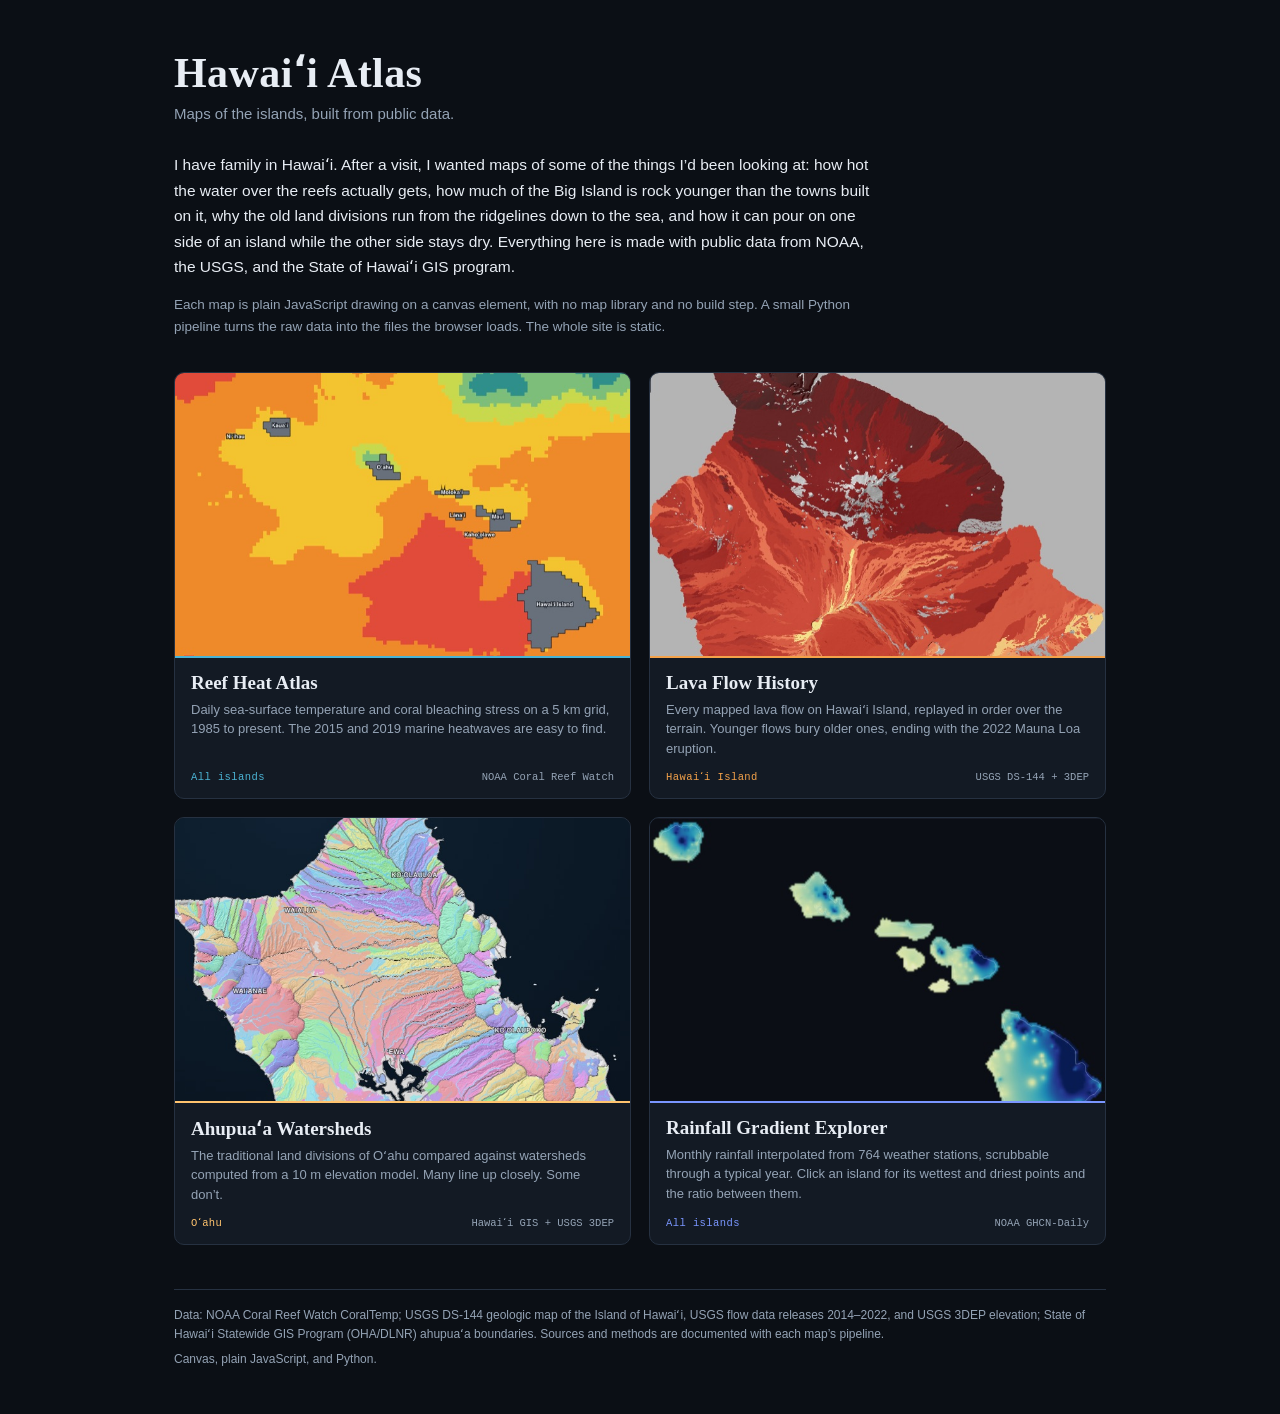
<file: index.html>
<!DOCTYPE html>
<html lang="en">
<head>
<meta charset="utf-8">
<meta name="viewport" content="width=device-width, initial-scale=1">
<title>Hawaiʻi Atlas</title>
<meta name="description" content="Interactive maps of the Hawaiian Islands built from public data: reef heat stress, lava flow history, and ahupuaʻa watersheds.">
<link rel="stylesheet" href="shared/atlas.css">
<style>
  body { overflow-y: auto; }
  .wrap { max-width: 980px; margin: 0 auto; padding: 48px 24px 40px; }

  .masthead h1 { font-size: 42px; margin: 0; }
  .masthead .tagline { color: var(--ink-dim); font-size: 15px; margin: 8px 0 0; }

  .story { margin: 30px 0 8px; max-width: 700px; }
  .story p { font-size: 15.5px; line-height: 1.65; color: var(--ink); margin: 0 0 14px; }
  .story .quiet { color: var(--ink-dim); font-size: 13.5px; }

  .cards {
    display: grid;
    grid-template-columns: repeat(2, minmax(0, 1fr));
    gap: 18px;
    margin-top: 34px;
  }
  .card {
    display: flex; flex-direction: column;
    background: var(--panel);
    border: 1px solid var(--line);
    border-radius: 10px;
    overflow: hidden;
    text-decoration: none;
    color: var(--ink);
    transition: transform 0.15s, border-color 0.15s;
  }
  .card:hover { transform: translateY(-3px); border-color: var(--card-accent, var(--accent)); }
  .card .thumb {
    aspect-ratio: 16 / 10;
    background: var(--bg-deep);
    border-bottom: 2px solid var(--card-accent, var(--line));
    overflow: hidden;
  }
  .card .thumb img { width: 100%; height: 100%; object-fit: cover; display: block; }
  .card .body { padding: 14px 16px 15px; display: flex; flex-direction: column; gap: 6px; flex: 1; }
  .card h2 { font-family: var(--serif); font-size: 19px; font-weight: 600; margin: 0; }
  .card .what { font-size: 13px; line-height: 1.5; color: var(--ink-dim); margin: 0; flex: 1; }
  .card .meta {
    display: flex; justify-content: space-between; align-items: baseline; gap: 10px;
    margin-top: 6px; font-family: var(--mono); font-size: 10.5px; color: var(--ink-dim);
  }
  .card .island { color: var(--card-accent, var(--accent)); letter-spacing: 0.04em; }

  .card.soon { opacity: 0.75; }
  .card.soon .thumb {
    display: flex; align-items: center; justify-content: center;
    background:
      radial-gradient(90% 130% at 15% 0%, rgba(122,150,255,0.28) 0%, transparent 55%),
      radial-gradient(110% 130% at 85% 100%, rgba(79,195,220,0.16) 0%, transparent 60%),
      var(--bg-deep);
    color: var(--ink-dim); font-family: var(--mono); font-size: 11px;
    letter-spacing: 0.14em; text-transform: uppercase;
  }

  footer { margin-top: 44px; border-top: 1px solid var(--line); padding-top: 16px; }
  footer p { color: var(--ink-dim); font-size: 12px; line-height: 1.6; margin: 0 0 6px; }
  footer a { color: var(--ink-dim); }
  footer a:hover { color: var(--accent); }

  @media (max-width: 640px) {
    .wrap { padding: 30px 18px 30px; }
    .masthead h1 { font-size: 32px; }
    .cards { grid-template-columns: 1fr; }
  }
</style>
</head>
<body>
<div class="wrap">
  <header class="masthead">
    <h1>Hawaiʻi Atlas</h1>
    <p class="tagline">Maps of the islands, built from public data.</p>
  </header>

  <section class="story">
    <p>
      I have family in Hawaiʻi. After a visit, I wanted maps of some of the
      things I&rsquo;d been looking at: how hot the water over the reefs
      actually gets, how much of the Big Island is rock younger than the towns
      built on it, why the old land divisions run from the ridgelines down to
      the sea, and how it can pour on one side of an island while the other
      side stays dry. Everything here is made with public data from NOAA, the
      USGS, and the State of Hawaiʻi GIS program.
    </p>
    <!-- Room for a personal line here (who you visited, which islands, a photo). -->
    <p class="quiet">
      Each map is plain JavaScript drawing on a canvas element, with no map
      library and no build step. A small Python pipeline turns the raw data
      into the files the browser loads. The whole site is static.
    </p>
  </section>

  <section class="cards">
    <a class="card" href="reef-heat-atlas/" style="--card-accent:#4bb3d4">
      <div class="thumb"><img src="shared/thumbs/reef.jpg" alt="Degree Heating Weeks around the Hawaiian Islands during the 2015 marine heatwave"></div>
      <div class="body">
        <h2>Reef Heat Atlas</h2>
        <p class="what">Daily sea-surface temperature and coral bleaching
          stress on a 5&nbsp;km grid, 1985 to present. The 2015 and 2019
          marine heatwaves are easy to find.</p>
        <div class="meta"><span class="island">All islands</span><span>NOAA Coral Reef Watch</span></div>
      </div>
    </a>

    <a class="card" href="lava-flow-history/" style="--card-accent:#f4a24a">
      <div class="thumb"><img src="shared/thumbs/lava.jpg" alt="Age-coloured lava flows of Hawaiʻi Island over a hillshade"></div>
      <div class="body">
        <h2>Lava Flow History</h2>
        <p class="what">Every mapped lava flow on Hawaiʻi Island, replayed
          in order over the terrain. Younger flows bury older ones, ending
          with the 2022 Mauna Loa eruption.</p>
        <div class="meta"><span class="island">Hawaiʻi Island</span><span>USGS DS-144 + 3DEP</span></div>
      </div>
    </a>

    <a class="card" href="ahupuaa-watersheds/" style="--card-accent:#ffc36e">
      <div class="thumb"><img src="shared/thumbs/ahupuaa.jpg" alt="Ahupuaʻa boundaries over computed watersheds and streams on Oʻahu"></div>
      <div class="body">
        <h2>Ahupuaʻa Watersheds</h2>
        <p class="what">The traditional land divisions of Oʻahu compared
          against watersheds computed from a 10&nbsp;m elevation model. Many
          line up closely. Some don&rsquo;t.</p>
        <div class="meta"><span class="island">Oʻahu</span><span>Hawaiʻi GIS + USGS 3DEP</span></div>
      </div>
    </a>

    <a class="card" href="rainfall-gradient/" style="--card-accent:#7a96ff">
      <div class="thumb"><img src="shared/thumbs/rainfall.jpg" alt="Interpolated March rainfall across the Hawaiian Islands"></div>
      <div class="body">
        <h2>Rainfall Gradient Explorer</h2>
        <p class="what">Monthly rainfall interpolated from 764 weather
          stations, scrubbable through a typical year. Click an island for its
          wettest and driest points and the ratio between them.</p>
        <div class="meta"><span class="island">All islands</span><span>NOAA GHCN-Daily</span></div>
      </div>
    </a>
  </section>

  <footer>
    <p>Data: NOAA Coral Reef Watch CoralTemp; USGS DS-144 geologic map of the
       Island of Hawaiʻi, USGS flow data releases 2014&ndash;2022, and USGS 3DEP
       elevation; State of Hawaiʻi Statewide GIS Program (OHA/DLNR) ahupuaʻa
       boundaries. Sources and methods are documented with each map&rsquo;s
       pipeline.</p>
    <p>Canvas, plain JavaScript, and Python.</p>
  </footer>
</div>
</body>
</html>
</file>
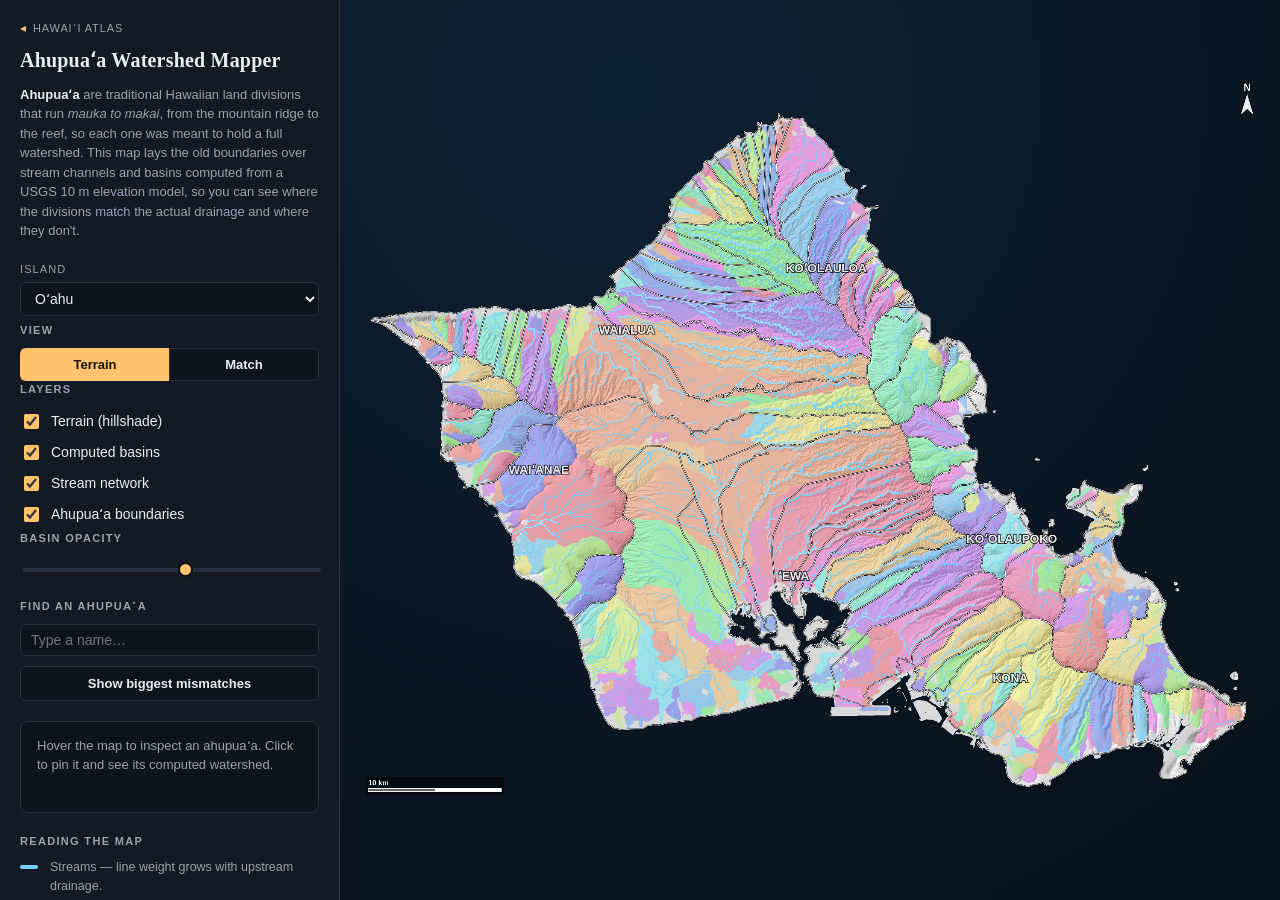
<file: ahupuaa-watersheds/index.html>
<!DOCTYPE html>
<html lang="en">
<head>
<meta charset="utf-8">
<meta name="viewport" content="width=device-width, initial-scale=1">
<title>Ahupuaʻa Watershed Mapper</title>
<link rel="stylesheet" href="../shared/atlas.css">
<link rel="stylesheet" href="style.css">
</head>
<body>
<div id="app">
  <aside id="panel">
    <header>
      <a class="atlas-home" href="../">Hawaiʻi Atlas</a>
      <h1>Ahupuaʻa Watershed Mapper</h1>
      <p class="lede">
        <strong>Ahupuaʻa</strong> are traditional Hawaiian land divisions that run
        <em>mauka to makai</em>, from the mountain ridge to the reef, so each one was
        meant to hold a full watershed. This map lays the old boundaries over stream
        channels and basins computed from a USGS&nbsp;10&nbsp;m elevation model, so you
        can see where the divisions match the actual drainage and where they don't.
      </p>
    </header>

    <section class="controls">
      <div class="row">
        <label class="field">
          <span>Island</span>
          <select id="island"></select>
        </label>
      </div>

      <h2>View</h2>
      <div class="segmented seg" id="viewmode">
        <button data-mode="terrain" class="on">Terrain</button>
        <button data-mode="match">Match</button>
      </div>

      <h2>Layers</h2>
      <label class="tog"><input type="checkbox" id="lyr-base" checked> Terrain (hillshade)</label>
      <label class="tog"><input type="checkbox" id="lyr-basins" checked> <span id="lyr-basins-label">Computed basins</span></label>
      <label class="tog"><input type="checkbox" id="lyr-streams" checked> Stream network</label>
      <label class="tog"><input type="checkbox" id="lyr-ahupuaa" checked> Ahupuaʻa boundaries</label>

      <h2 id="opacity-label">Basin opacity</h2>
      <input type="range" id="opacity" class="scrub" min="0" max="100" value="55">
    </section>

    <section class="controls">
      <h2>Find an ahupuaʻa</h2>
      <input type="text" id="search" list="ahupuaa-names" placeholder="Type a name…" autocomplete="off">
      <datalist id="ahupuaa-names"></datalist>
      <button id="mismatch-btn" class="btn">Show biggest mismatches</button>
    </section>

    <section id="readout" class="readout">
      <div class="hint">Hover the map to inspect an ahupuaʻa. Click to pin it and see
        its computed watershed.</div>
    </section>

    <section class="legend" id="legend"></section>

    <footer>
      <p>Boundaries: State of Hawaiʻi Statewide GIS Program (OHA / DLNR).
         Elevation: USGS 3DEP 1/3″ (~10&nbsp;m). Flow routing: D8 on a
         depression-filled DEM.</p>
      <p class="caveat">Ahupuaʻa boundaries are cultural and legal records, not
         hydrologic output. Where one diverges from the computed drainage, that
         reflects history and land use, not an error in either layer.</p>
    </footer>
  </aside>

  <main id="stage">
    <canvas id="map" role="img" aria-label="Map of ahupuaʻa boundaries over computed watersheds and streams"></canvas>
    <div id="loading">Loading…</div>
  </main>
</div>
<script src="app.js"></script>
</body>
</html>
</file>
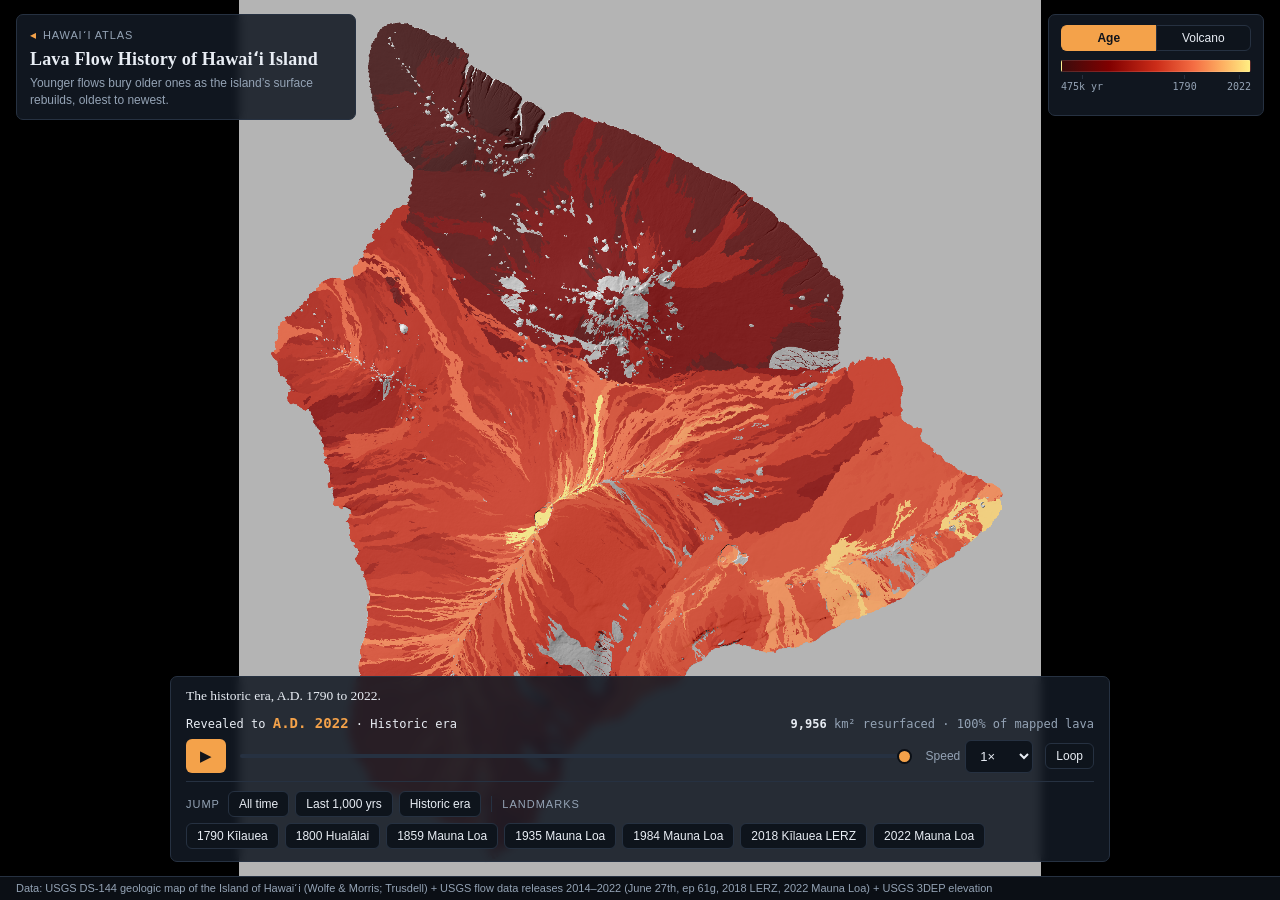
<file: lava-flow-history/index.html>
<!DOCTYPE html>
<html lang="en">
<head>
<meta charset="utf-8">
<meta name="viewport" content="width=device-width, initial-scale=1">
<title>Lava Flow History of Hawaiʻi Island</title>
<link rel="stylesheet" href="../shared/atlas.css">
<link rel="stylesheet" href="style.css">
</head>
<body>
<div id="app">
  <div id="stage">
    <canvas id="map" width="10" height="10" role="img" aria-label="Animated map of lava flows on Hawaiʻi Island, coloured by age"></canvas>

    <div id="titlecard" class="panel">
      <a class="atlas-home" href="../">Hawaiʻi Atlas</a>
      <h1>Lava Flow History of Hawaiʻi Island</h1>
      <p>Younger flows bury older ones as the island’s surface rebuilds,
         oldest to newest.</p>
    </div>

    <div id="legendbox" class="panel">
      <div class="modes seg" id="modes">
        <button data-mode="age" class="on">Age</button>
        <button data-mode="volcano">Volcano</button>
      </div>
      <div id="legend-age">
        <div id="colorbar"></div>
        <div id="colorbar-ticks"></div>
      </div>
      <div id="legend-volcano" hidden></div>
    </div>

    <div id="readout" hidden></div>

    <div id="hud" class="panel">
      <div id="caption">—</div>
      <div id="statline">
        <span id="frontier">—</span>
        <span id="area">—</span>
      </div>
      <div id="transport">
        <button id="play" aria-label="play">▶</button>
        <input id="slider" class="scrub" type="range" min="1" max="1" value="1" step="1"
               aria-label="time">
        <label class="ctl">Speed
          <select id="speed">
            <option value="0.5">0.5×</option>
            <option value="1" selected>1×</option>
            <option value="2">2×</option>
            <option value="4">4×</option>
          </select>
        </label>
        <button id="loop" class="toggle" aria-pressed="false">Loop</button>
      </div>
      <div id="jumps">
        <span class="grouplabel">Jump</span>
        <button data-jump="oldest">All time</button>
        <button data-jump="1000">Last 1,000 yrs</button>
        <button data-jump="historic">Historic era</button>
        <span class="sep"></span>
        <span class="grouplabel">Landmarks</span>
        <span id="landmarks"></span>
      </div>
    </div>
  </div>
  <footer id="credit">data loading…</footer>
</div>
<script src="app.js"></script>
</body>
</html>
</file>
<file: shared/atlas.css>
/* Hawaiʻi Atlas — shared design tokens and chrome.
   Each map keeps its own palette and accent; everything structural —
   background scale, type, panels, buttons, sliders — comes from here. */

:root {
  --bg: #0b0f15;
  --bg-deep: #05070a;
  --panel: #131a24;
  --panel-2: #0e141c;
  --panel-glass: rgba(19, 26, 36, 0.88);
  --line: #263141;
  --ink: #e8edf4;
  --ink-dim: #94a3b5;
  --accent: #4bb3d4;            /* overridden per map */
  --on-accent: #081820;         /* text on accent-filled controls */
  --serif: "Iowan Old Style", "Palatino", Georgia, serif;
  --sans: -apple-system, BlinkMacSystemFont, "Segoe UI", Roboto, Helvetica, Arial, sans-serif;
  --mono: ui-monospace, "SF Mono", Menlo, Consolas, monospace;
}

* { box-sizing: border-box; }

html, body {
  margin: 0;
  height: 100%;
  background: var(--bg);
  color: var(--ink);
  font-family: var(--sans);
  -webkit-font-smoothing: antialiased;
}

h1 { font-family: var(--serif); font-weight: 600; letter-spacing: 0.01em; }

/* --- panels ----------------------------------------------------------- */

.panel {
  background: var(--panel-glass);
  border: 1px solid var(--line);
  border-radius: 7px;
  backdrop-filter: blur(5px);
}

/* --- buttons ---------------------------------------------------------- */

button {
  font-family: var(--sans);
  font-size: 12px;
  color: var(--ink);
  background: var(--panel-2);
  border: 1px solid var(--line);
  border-radius: 6px;
  padding: 5px 10px;
  cursor: pointer;
  transition: border-color 0.15s, background 0.15s, color 0.15s;
}
button:hover { border-color: var(--accent); }
button.on, button[aria-pressed="true"] {
  background: var(--accent);
  border-color: var(--accent);
  color: var(--on-accent);
  font-weight: 600;
}
:focus-visible { outline: 2px solid var(--accent); outline-offset: 1px; }

/* segmented toggle: buttons fused into one control */
.seg { display: flex; }
.seg button { border-radius: 0; border-right-width: 0; }
.seg button:first-child { border-radius: 6px 0 0 6px; }
.seg button:last-child { border-radius: 0 6px 6px 0; border-right-width: 1px; }

/* --- form controls ---------------------------------------------------- */

select, input[type="text"] {
  background: var(--panel-2);
  color: var(--ink);
  border: 1px solid var(--line);
  border-radius: 6px;
  padding: 7px 10px;
  font-family: var(--sans);
  font-size: 13px;
}
select:focus, input[type="text"]:focus { outline: 1px solid var(--accent); }

input[type="range"] { accent-color: var(--accent); }
input[type="checkbox"] { accent-color: var(--accent); }

/* the time/opacity scrubber every map shares */
input[type="range"].scrub {
  -webkit-appearance: none;
  appearance: none;
  height: 4px;
  background: var(--line);
  border-radius: 3px;
  outline: none;
  cursor: pointer;
}
input[type="range"].scrub::-webkit-slider-thumb {
  -webkit-appearance: none;
  width: 15px; height: 15px;
  border-radius: 50%;
  background: var(--accent);
  border: 2px solid var(--bg);
  cursor: pointer;
}
input[type="range"].scrub::-moz-range-thumb {
  width: 15px; height: 15px;
  border-radius: 50%;
  background: var(--accent);
  border: 2px solid var(--bg);
  cursor: pointer;
}

/* --- "part of the atlas" home chip ------------------------------------ */

.atlas-home {
  display: inline-flex;
  align-items: center;
  gap: 6px;
  font-family: var(--sans);
  font-size: 11px;
  letter-spacing: 0.08em;
  text-transform: uppercase;
  color: var(--ink-dim);
  text-decoration: none;
  white-space: nowrap;
}
.atlas-home::before { content: "◂"; font-size: 12px; color: var(--accent); }
.atlas-home:hover { color: var(--accent); }
</file>
<file: ahupuaa-watersheds/style.css>
/* Ahupuaʻa Watershed Mapper — app-specific layout over shared/atlas.css. */

:root {
  --accent: #ffc36e;      /* hover / pinned boundary */
  --on-accent: #1a1205;
  --basin-ov: #57e0ff;    /* pinned basin overlay */
  --stream: #6fd0ff;
  --ocean: #0a1622;
}

body { font-size: 15px; line-height: 1.5; }

#app { display: grid; grid-template-columns: 340px 1fr; height: 100vh; }

/* --- side panel --- */
#panel {
  background: var(--panel);
  border-right: 1px solid var(--line);
  padding: 16px 20px;
  overflow-y: auto;
}
#panel header h1 { font-size: 20px; margin: 6px 0 10px; }
.lede { color: var(--ink-dim); font-size: 13px; margin: 0; }
.lede strong { color: var(--ink); font-weight: 600; }

.controls, .legend, #readout, footer { margin-top: 20px; }
h2 {
  font-size: 11px; text-transform: uppercase; letter-spacing: 0.12em;
  color: var(--ink-dim); margin: 0 0 9px; font-weight: 600;
}

.row { margin-bottom: 6px; }
.field { display: flex; flex-direction: column; gap: 5px; font-size: 11px;
  text-transform: uppercase; letter-spacing: 0.1em; color: var(--ink-dim); }
select, input[type="text"] { width: 100%; font-size: 14px; }

.tog {
  display: flex; align-items: center; gap: 9px; padding: 5px 0;
  font-size: 14px; cursor: pointer; user-select: none;
}
.tog input { width: 15px; height: 15px; }
input[type="range"] { width: 100%; }

.segmented button { flex: 1; padding: 8px 0; font-size: 13px; font-weight: 600; }

.btn { width: 100%; margin-top: 10px; padding: 9px 10px; font-size: 13px; font-weight: 600; }
.btn.on { background: #3a2a4d; border-color: #b98cff; color: #eadcff; }

/* --- readout --- */
.readout {
  background: var(--panel-2); border: 1px solid var(--line);
  border-radius: 8px; padding: 14px 16px; min-height: 92px;
}
.readout .hint { color: var(--ink-dim); font-size: 13px; }
.readout .name { font-family: var(--serif); font-size: 22px; font-weight: 600; margin: 0 0 2px; line-height: 1.15; }
.readout .where { color: var(--ink-dim); font-size: 13px; margin-bottom: 10px; }
.readout .note { font-size: 14px; border-left: 2px solid var(--accent); padding-left: 10px; }
.readout .stat { margin-top: 10px; font-size: 12px; color: var(--ink-dim); }
.readout.pinned { outline: 1px solid var(--accent); }
.readout ol { margin: 6px 0 0; padding-left: 20px; font-size: 13px; }
.readout ol li { margin-bottom: 4px; cursor: pointer; }
.readout ol li:hover { color: var(--accent); }
.swatch { display: inline-block; width: 10px; height: 10px; border-radius: 2px; margin-right: 6px; }

/* --- legend --- */
.legend ul { list-style: none; margin: 0; padding: 0; }
.legend li {
  font-size: 12.5px; color: var(--ink-dim); margin-bottom: 8px;
  display: grid; grid-template-columns: 22px 1fr; gap: 8px; align-items: start;
}
.legend .sw { width: 18px; height: 12px; border-radius: 2px; margin-top: 3px; }
.sw.stream { background: var(--stream); height: 4px; margin-top: 7px; }
.sw.basin { background: linear-gradient(90deg,#ff8f6e,#6fe0a0,#6fa8ff); }
.sw.outline { background: transparent; border: 1.5px solid #fff; box-shadow: 0 0 0 1.5px #000; height: 9px; }
.sw.overlay { background: rgba(87,224,255,0.35); border: 1px solid var(--basin-ov); }
.match-ramp { height: 12px; border-radius: 2px; margin-top: 3px;
  background: linear-gradient(90deg,#d7301f,#fec44f,#78c679,#238443); }

footer p { font-size: 11.5px; color: var(--ink-dim); margin: 8px 0 0; }
footer .caveat { color: #c8b487; }

/* --- map stage --- */
#stage {
  position: relative;
  background: radial-gradient(120% 120% at 30% 10%, #0f2233 0%, var(--ocean) 60%, #06101a 100%);
  display: flex; align-items: center; justify-content: center; overflow: hidden;
}
#map { max-width: 100%; max-height: 100%; width: auto; height: auto; cursor: crosshair; }
#loading { position: absolute; color: var(--ink-dim); font-size: 14px; letter-spacing: 0.04em; }

@media (max-width: 820px) {
  #app { grid-template-columns: 1fr; grid-template-rows: auto 1fr; height: auto; }
  #stage { height: 62vh; }
}
</file>
<file: lava-flow-history/style.css>
/* Lava Flow History — app-specific layout over shared/atlas.css. */

:root { --accent: #f4a24a; --on-accent: #12141a; --hot: #ffe08a; }

[hidden] { display: none !important; }   /* beats the display rules below */
body { overflow: hidden; }

#app { height: 100vh; display: flex; flex-direction: column; }

/* --- stage: fills the viewport; everything else overlays it --- */
#stage { position: relative; flex: 1; min-height: 0; background: #000;
  overflow: hidden; }
canvas#map { position: absolute; inset: 0; width: 100%; height: 100%;
  object-fit: contain; display: block; cursor: crosshair; }

/* --- title card (top-left) --- */
#titlecard { position: absolute; top: 14px; left: 16px; max-width: 340px;
  padding: 10px 13px; z-index: 3; }
#titlecard h1 { font-size: 18px; margin: 0; }
#titlecard p { margin: 5px 0 0; font-size: 12px; line-height: 1.4; color: var(--ink-dim); }
#titlecard .atlas-home { margin-bottom: 6px; }

/* --- legend (top-right) --- */
#legendbox { position: absolute; top: 14px; right: 16px; width: 216px;
  padding: 10px 12px; z-index: 3; }
.modes { margin-bottom: 9px; }
.modes button { flex: 1; }
#colorbar { height: 12px; border-radius: 2px; border: 1px solid rgba(255,255,255,.12); }
#colorbar-ticks { position: relative; height: 30px; margin-top: 3px; }
#colorbar-ticks .tick { position: absolute; top: 0; transform: translateX(-50%);
  font-family: var(--mono); font-size: 10px; color: var(--ink-dim); white-space: nowrap;
  text-align: center; }
#colorbar-ticks .tick::before { content: ""; display: block; width: 1px; height: 4px;
  background: var(--line); margin: 0 auto 2px; }
#legend-volcano { display: grid; gap: 5px; }
#legend-volcano .row { display: flex; align-items: center; gap: 8px; font-size: 13px; }
#legend-volcano .sw { width: 15px; height: 15px; border-radius: 3px; flex: none;
  border: 1px solid rgba(255,255,255,.2); }
#legend-volcano .rock { color: var(--ink-dim); font-size: 11px; }
#legend-volcano .share { margin-left: auto; font-family: var(--mono); font-size: 11px;
  color: var(--ink-dim); }

/* --- hover tooltip --- */
#readout { position: absolute; pointer-events: none; z-index: 5;
  background: rgba(8,9,13,.94); border: 1px solid var(--line); border-radius: 4px;
  padding: 7px 10px; font: 12px/1.4 var(--mono);
  transform: translate(14px, 14px); max-width: 260px; }
#readout .v { color: var(--hot); font-weight: 600; }
#readout .a { color: var(--ink); }
#readout .r { color: var(--ink-dim); font-size: 11px; }

/* --- HUD (bottom, always visible) --- */
#hud { position: absolute; left: 50%; bottom: 14px; transform: translateX(-50%);
  width: min(940px, calc(100% - 32px)); z-index: 4;
  padding: 11px 15px 12px;
  display: flex; flex-direction: column; gap: 8px; }
#caption { font-family: var(--serif); font-size: 13.5px; color: var(--ink); min-height: 19px; }
#caption b { color: var(--hot); font-weight: 600; }
#statline { display: flex; justify-content: space-between; align-items: baseline;
  font: 12px var(--mono); color: var(--ink-dim); }
#frontier { color: var(--ink); }
#frontier b { color: var(--accent); font-weight: 600; font-size: 14px; }
#area b { color: var(--ink); font-weight: 600; }

#transport { display: flex; align-items: center; gap: 12px; }
button#play { background: var(--accent); color: var(--on-accent); border: none;
  width: 40px; height: 34px; font-size: 15px; flex: none; }
button#play:hover { filter: brightness(1.08); }
input#slider { flex: 1; }
.ctl { font-size: 12px; color: var(--ink-dim); display: flex; align-items: center; gap: 5px; }

#jumps { display: flex; align-items: center; flex-wrap: wrap; gap: 6px;
  border-top: 1px solid var(--line); padding-top: 9px; }
.grouplabel { font-size: 11px; text-transform: uppercase; letter-spacing: 1px;
  color: var(--ink-dim); margin-right: 2px; }
#jumps .sep { width: 1px; height: 16px; background: var(--line); margin: 0 4px; }
#landmarks { display: inline-flex; flex-wrap: wrap; gap: 6px; }

footer#credit { flex: none; color: var(--ink-dim); font-size: 11px;
  padding: 5px 16px; background: var(--bg); border-top: 1px solid var(--line);
  white-space: nowrap; overflow: hidden; text-overflow: ellipsis; }

@media (max-width: 720px) {
  #titlecard { max-width: 200px; } #titlecard p { display: none; }
  #legendbox { width: 168px; }
  .ctl, #jumps .grouplabel { display: none; }
}
</file>
